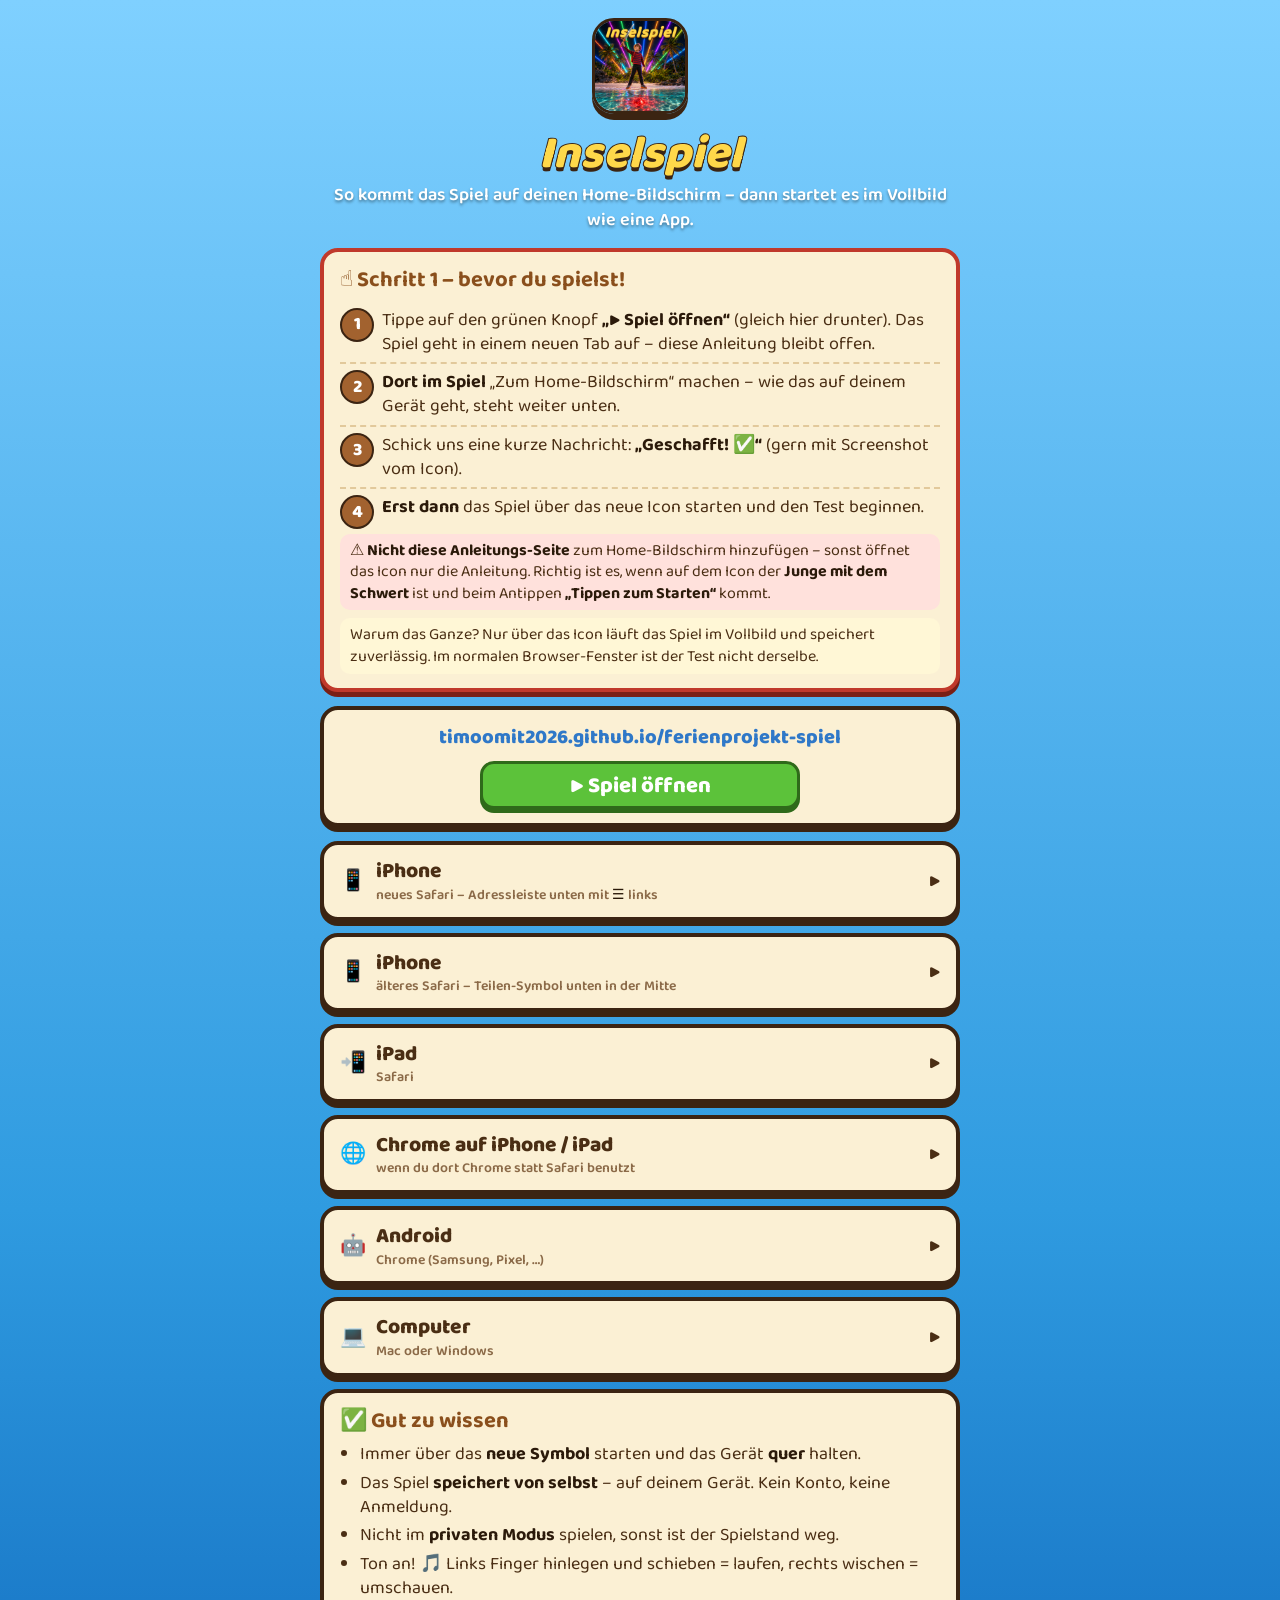
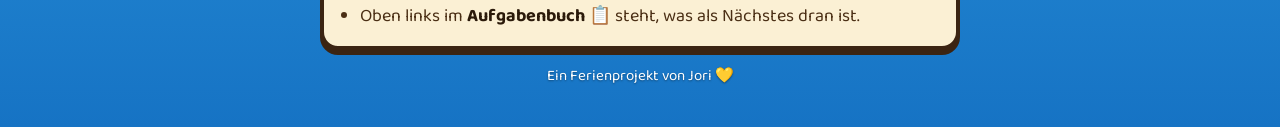
<file: anleitung.html>
<!doctype html>
<html lang="de">
<head>
<meta charset="utf-8">
<meta name="viewport" content="width=device-width, initial-scale=1, viewport-fit=cover">
<title>Inselspiel – so startest du es</title>
<link rel="icon" href="icon.png?v=4">
<link rel="preconnect" href="https://fonts.googleapis.com">
<link href="https://fonts.googleapis.com/css2?family=Baloo+2:wght@500;600;700;800&display=swap" rel="stylesheet">
<style>
  /* Anleitung: So kommt das Inselspiel auf den Home-Bildschirm */
  :root { --holz: #a2622f; --holz-rand: #3b2412; --papier: #fbf0d4; --tinte: #4a2e14; --gelb: #ffd84a; --blau: #2f78c8; }
  * { box-sizing: border-box; }
  body {
    margin: 0; padding: 18px 16px 40px; min-height: 100vh;
    font-family: "Baloo 2", "Arial Rounded MT Bold", system-ui, sans-serif; color: var(--tinte); font-size: 18px; line-height: 1.35;
    background: linear-gradient(#7fd0ff, #2f9be0 70%, #1673c4);
  }
  .seite { max-width: 640px; margin: 0 auto; }
  header { text-align: center; color: #fff; }
  header img { width: 96px; height: 96px; border-radius: 22px; border: 3px solid var(--holz-rand); box-shadow: 0 6px 0 var(--holz-rand); }
  h1 {
    margin: 10px 0 0; font-size: 46px; font-weight: 800; line-height: 1; font-style: italic; color: var(--gelb);
    -webkit-text-stroke: 2px var(--holz-rand); paint-order: stroke fill; text-shadow: 0 4px 0 var(--holz-rand);
  }
  header p { margin: 6px 0 16px; font-weight: 600; text-shadow: 0 2px 3px rgba(0,0,0,.4); }
  .karte { background: var(--papier); border: 4px solid var(--holz-rand); border-radius: 18px; padding: 14px 16px; margin: 0 0 14px; box-shadow: 0 5px 0 var(--holz-rand); }
.tipp.warnung { background: #ffe1dc; }
.karte.schritt1 { border-color: #c0392b; box-shadow: 0 5px 0 #7a1f15; }
  .link { display: block; text-align: center; font-weight: 800; font-size: 20px; color: var(--blau); word-break: break-all; text-decoration: none; }
  .knopf { display: block; margin: 10px auto 0; max-width: 320px; text-align: center; background: #5cc23a; color: #fff; font-weight: 800; font-size: 22px;
           padding: 8px 18px 5px; border-radius: 14px; border: 3px solid #2f6a1a; box-shadow: 0 4px 0 #2f6a1a; text-decoration: none; }
  h2 { margin: 0 0 6px; font-size: 22px; color: #8a4f1c; }

  /* Geräte-Auswahl */
  details { background: var(--papier); border: 4px solid var(--holz-rand); border-radius: 18px; margin: 0 0 12px; box-shadow: 0 5px 0 var(--holz-rand); overflow: hidden; }
  summary { list-style: none; cursor: pointer; padding: 12px 16px; font-weight: 800; font-size: 21px; display: flex; align-items: center; gap: 10px; }
  summary::-webkit-details-marker { display: none; }
  summary .pfeil { margin-left: auto; transition: transform .2s; font-size: 18px; }
  details[open] summary .pfeil { transform: rotate(90deg); }
  summary small { display: block; font-size: 14px; font-weight: 600; color: #8b6a48; }
  .inhalt { padding: 0 16px 14px; }
  ol { margin: 0; padding-left: 0; list-style: none; counter-reset: s; }
  ol li { counter-increment: s; position: relative; padding: 6px 0 6px 42px; border-top: 2px dashed #e2c99b; }
  ol li:first-child { border-top: none; }
  ol li::before { content: counter(s); position: absolute; left: 0; top: 6px; width: 30px; height: 30px; border-radius: 50%;
                  background: var(--holz); color: #fff; font-weight: 800; display: grid; place-items: center; border: 2px solid var(--holz-rand); }
  .symbol { display: inline-grid; place-items: center; vertical-align: middle; width: 30px; height: 30px; border-radius: 8px;
            background: #fff; border: 2px solid #c9a57a; margin: 0 2px; }
  .symbol svg { width: 20px; height: 20px; }
  b { color: #2b1a0a; }
  .tipp { font-size: 16px; background: #fff7d6; border-radius: 10px; padding: 6px 10px; margin-top: 8px; }
  ul.gut { margin: 0; padding-left: 20px; }
  ul.gut li { margin: 4px 0; }
  footer { text-align: center; color: #fff; font-size: 15px; margin-top: 16px; text-shadow: 0 1px 2px rgba(0,0,0,.4); }
</style>
</head>
<body>
<div class="seite">

  <header>
    <img src="icon.png?v=4" alt="">
    <h1>Inselspiel</h1>
    <p>So kommt das Spiel auf deinen Home-Bildschirm – dann startet es im Vollbild wie eine App.</p>
  </header>

  <div class="karte schritt1">
    <h2>☝️ Schritt 1 – bevor du spielst!</h2>
    <ol>
      <li>Tippe auf den grünen Knopf <b>„▶ Spiel öffnen“</b> (gleich hier drunter). Das Spiel geht in einem neuen Tab auf – diese Anleitung bleibt offen.</li>
      <li><b>Dort im Spiel</b> „Zum Home-Bildschirm“ machen – wie das auf deinem Gerät geht, steht weiter unten.</li>
      <li>Schick uns eine kurze Nachricht: <b>„Geschafft! ✅“</b> (gern mit Screenshot vom Icon).</li>
      <li><b>Erst dann</b> das Spiel über das neue Icon starten und den Test beginnen.</li>
    </ol>
    <div class="tipp warnung">⚠️ <b>Nicht diese Anleitungs-Seite</b> zum Home-Bildschirm hinzufügen – sonst öffnet das Icon nur die Anleitung. Richtig ist es, wenn auf dem Icon der <b>Junge mit dem Schwert</b> ist und beim Antippen <b>„Tippen zum Starten“</b> kommt.</div>
    <div class="tipp">Warum das Ganze? Nur über das Icon läuft das Spiel im Vollbild und speichert zuverlässig. Im normalen Browser-Fenster ist der Test nicht derselbe.</div>
  </div>

  <div class="karte">
    <a class="link" href="./">timoomit2026.github.io/ferienprojekt-spiel</a>
    <a class="knopf" href="./" target="_blank" rel="noopener">▶ Spiel öffnen</a>
  </div>

  <!-- iPhone, neues Safari -->
  <details>
    <summary>📱 <span>iPhone<small>neues Safari – Adressleiste unten mit <b>☰</b> links</small></span><span class="pfeil">▶</span></summary>
    <div class="inhalt">
      <ol>
        <li>Den Link in <b>Safari</b> öffnen.</li>
        <li>Unten in der Adressleiste <b>links</b> auf das Symbol mit den Strichen tippen
          <span class="symbol"><svg viewBox="0 0 20 20"><path d="M3 6h14M3 10h10M3 14h12" stroke="#333" stroke-width="2" stroke-linecap="round"/></svg></span>
          (manchmal sind es drei Punkte <b>•••</b> rechts).</li>
        <li>Auf <b>„Teilen“</b> tippen
          <span class="symbol"><svg viewBox="0 0 20 20"><path d="M10 2v11M6 6l4-4 4 4M5 9H4v9h12V9h-1" fill="none" stroke="#1a73e8" stroke-width="2" stroke-linecap="round" stroke-linejoin="round"/></svg></span>.
          Steht es nicht da: erst auf <b>„Mehr“</b>.</li>
        <li>Nach unten wischen → <b>„Zum Home-Bildschirm“</b>.</li>
        <li><b>„Als Web-App öffnen“</b> eingeschaltet lassen → <b>„Hinzufügen“</b>.</li>
      </ol>
    </div>
  </details>

  <!-- iPhone, älteres Safari -->
  <details>
    <summary>📱 <span>iPhone<small>älteres Safari – Teilen-Symbol unten in der Mitte</small></span><span class="pfeil">▶</span></summary>
    <div class="inhalt">
      <ol>
        <li>Den Link in <b>Safari</b> öffnen.</li>
        <li>Unten in der Mitte auf das <b>Teilen-Symbol</b> tippen
          <span class="symbol"><svg viewBox="0 0 20 20"><path d="M10 2v11M6 6l4-4 4 4M5 9H4v9h12V9h-1" fill="none" stroke="#1a73e8" stroke-width="2" stroke-linecap="round" stroke-linejoin="round"/></svg></span>
          (Viereck mit Pfeil nach oben).</li>
        <li>Nach unten wischen → <b>„Zum Home-Bildschirm“</b>.</li>
        <li>Oben rechts auf <b>„Hinzufügen“</b>.</li>
      </ol>
    </div>
  </details>

  <!-- iPad -->
  <details>
    <summary>📲 <span>iPad<small>Safari</small></span><span class="pfeil">▶</span></summary>
    <div class="inhalt">
      <ol>
        <li>Den Link in <b>Safari</b> öffnen.</li>
        <li><b>Oben rechts</b> neben der Adresse auf das <b>Teilen-Symbol</b>
          <span class="symbol"><svg viewBox="0 0 20 20"><path d="M10 2v11M6 6l4-4 4 4M5 9H4v9h12V9h-1" fill="none" stroke="#1a73e8" stroke-width="2" stroke-linecap="round" stroke-linejoin="round"/></svg></span>
          tippen. Nicht da? Dann auf <b>•••</b> oder <b>☰</b> neben der Adresse und dort auf <b>„Teilen“</b>.</li>
        <li>Nach unten wischen → <b>„Zum Home-Bildschirm“</b>.</li>
        <li><b>„Hinzufügen“</b> antippen.</li>
      </ol>
    </div>
  </details>

  <!-- Chrome auf iPhone/iPad -->
  <details>
    <summary>🌐 <span>Chrome auf iPhone / iPad<small>wenn du dort Chrome statt Safari benutzt</small></span><span class="pfeil">▶</span></summary>
    <div class="inhalt">
      <ol>
        <li>Den Link in <b>Chrome</b> öffnen.</li>
        <li><b>Nicht</b> die drei Punkte <b>•••</b> – sondern das <b>Teilen-Symbol</b>
          <span class="symbol"><svg viewBox="0 0 20 20"><path d="M10 2v11M6 6l4-4 4 4M5 9H4v9h12V9h-1" fill="none" stroke="#1a73e8" stroke-width="2" stroke-linecap="round" stroke-linejoin="round"/></svg></span>
          <b>rechts in der Adressleiste</b> antippen (iPhone: manchmal unten).</li>
        <li>Nach unten wischen → <b>„Zum Home-Bildschirm“</b>.</li>
        <li><b>„Hinzufügen“</b> antippen.</li>
      </ol>
      <div class="tipp">Kein „Zum Home-Bildschirm“ in der Liste? Ganz unten auf <b>„Aktionen bearbeiten …“</b> und es mit dem grünen Plus dazuholen – oder den Link einfach in <b>Safari</b> öffnen.</div>
    </div>
  </details>

  <!-- Android -->
  <details>
    <summary>🤖 <span>Android<small>Chrome (Samsung, Pixel, …)</small></span><span class="pfeil">▶</span></summary>
    <div class="inhalt">
      <ol>
        <li>Den Link in <b>Chrome</b> öffnen.</li>
        <li>Oben rechts auf die <b>drei Punkte ⋮</b> tippen.</li>
        <li><b>„Zum Startbildschirm hinzufügen“</b> wählen (manchmal heißt es <b>„App installieren“</b>).</li>
        <li><b>„Hinzufügen“</b> / <b>„Installieren“</b> bestätigen.</li>
      </ol>
      <div class="tipp">Samsung-Internet: unten rechts auf <b>☰</b> → <b>„Seite hinzufügen zu“</b> → <b>„Startbildschirm“</b>.</div>
    </div>
  </details>

  <!-- Computer -->
  <details>
    <summary>💻 <span>Computer<small>Mac oder Windows</small></span><span class="pfeil">▶</span></summary>
    <div class="inhalt">
      <p style="margin:0 0 6px">Einfach den Link im Browser öffnen – fertig.</p>
      <ul class="gut">
        <li>Laufen: <b>W A S D</b> oder <b>Pfeiltasten</b></li>
        <li>Umschauen: <b>Maus gedrückt ziehen</b></li>
        <li>Springen: <b>Leertaste</b> · Aktion: <b>E</b> · Rucksack: <b>R</b></li>
      </ul>
    </div>
  </details>

  <div class="karte">
    <h2>✅ Gut zu wissen</h2>
    <ul class="gut">
      <li>Immer über das <b>neue Symbol</b> starten und das Gerät <b>quer</b> halten.</li>
      <li>Das Spiel <b>speichert von selbst</b> – auf deinem Gerät. Kein Konto, keine Anmeldung.</li>
      <li>Nicht im <b>privaten Modus</b> spielen, sonst ist der Spielstand weg.</li>
      <li>Ton an! 🎵 Links Finger hinlegen und schieben = laufen, rechts wischen = umschauen.</li>
      <li>Oben links im <b>Aufgabenbuch 📋</b> steht, was als Nächstes dran ist.</li>
    </ul>
  </div>

  <footer>Ein Ferienprojekt von Jori 💛</footer>
</div>
</body>
</html>
</file>
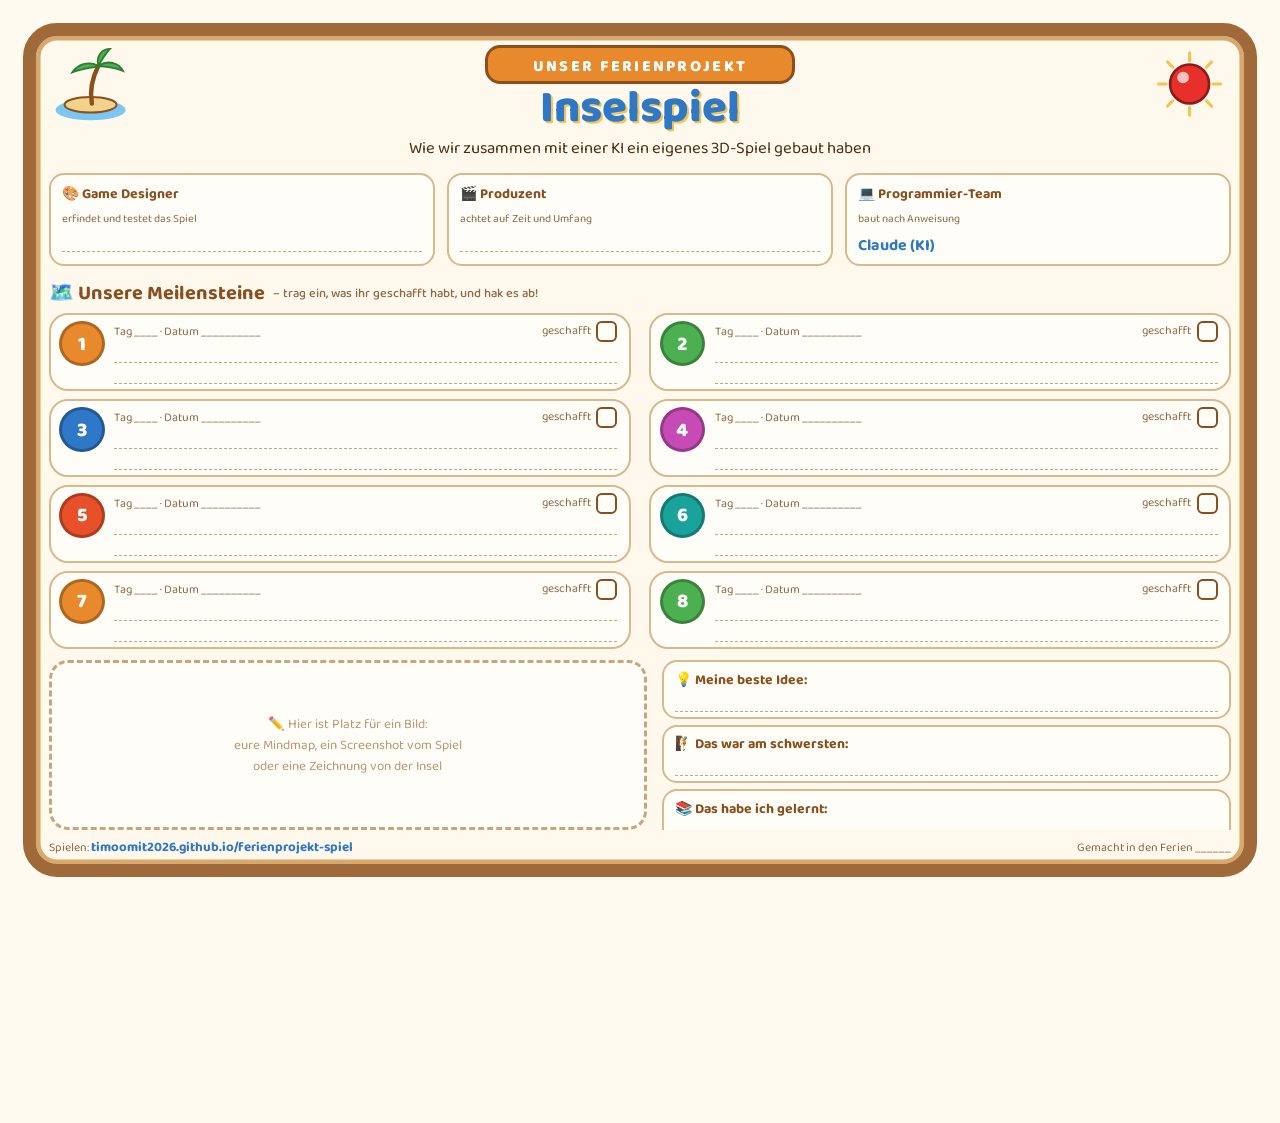
<file: docs/poster/projekt-poster.html>
<!doctype html>
<html lang="de">
<head>
<meta charset="utf-8">
<title>Inselspiel – Projekt-Poster</title>
<link rel="preconnect" href="https://fonts.googleapis.com">
<link href="https://fonts.googleapis.com/css2?family=Baloo+2:wght@500;700;800&display=swap" rel="stylesheet">
<style>
  @page { size: A4 portrait; margin: 0; }
  * { box-sizing: border-box; }
  html, body { margin: 0; padding: 0; }
  body {
    width: 210mm; height: 297mm; overflow: hidden;
    font-family: 'Baloo 2', 'Arial Rounded MT Bold', 'Trebuchet MS', sans-serif;
    color: #4a2e14; background: #fffaf0;
    -webkit-print-color-adjust: exact; print-color-adjust: exact;
  }
  .rahmen {
    position: absolute; inset: 6mm; border: 3.5mm solid #a0693a; border-radius: 9mm;
    background: #fff8ec; box-shadow: inset 0 0 0 1.2mm #d9a96b;
  }
  .innen { position: absolute; inset: 12mm 13mm 11mm; display: flex; flex-direction: column; }

  /* Kopf */
  .kopf { text-align: center; position: relative; }
  .banner {
    display: inline-block; background: #e8892c; color: #fff; padding: 1.5mm 12mm 0.5mm;
    border-radius: 4mm; border: 1mm solid #8a4f1c; font-size: 12pt; font-weight: 800; letter-spacing: 0.6mm;
  }
  h1 { margin: 0.5mm 0 0; font-size: 34pt; line-height: 1; color: #2f78c8; font-weight: 800;
       text-shadow: 0.6mm 0.6mm 0 #f6c453; }
  .unter { font-size: 12.5pt; margin-top: 1mm; }
  .insel-deko { position: absolute; top: 0; width: 22mm; height: 22mm; }
  .insel-deko.links { left: 0; } .insel-deko.rechts { right: 0; }

  /* Team */
  .team { display: grid; grid-template-columns: 1fr 1fr 1fr; gap: 3mm; margin-top: 3mm; }
  .rolle { border: 0.7mm solid #d9b88a; border-radius: 4mm; padding: 2mm 3mm; background: #fffdf7; }
  .rolle b { display: block; font-size: 10.5pt; color: #8a4f1c; }
  .rolle .was { font-size: 8.5pt; color: #8b6a48; line-height: 1.15; }
  .linie { border-bottom: 0.4mm dashed #c9a57a; height: 6mm; }
  .rolle .fest { height: 7mm; font-size: 12pt; font-weight: 700; color: #2f78c8; padding-top: 1mm; }

  /* Meilensteine */
  h2 { font-size: 15pt; margin: 3mm 0 1mm; color: #8a4f1c; display: flex; align-items: center; gap: 2mm; }
  h2 small { font-size: 9.5pt; color: #8b6a48; font-weight: 500; }
  .weg { position: relative; display: grid; grid-template-columns: 1fr 1fr; gap: 2mm 5mm; }
  .stein {
    display: grid; grid-template-columns: 12mm 1fr; gap: 2.5mm; align-items: start;
    border: 0.7mm solid #d9b88a; border-radius: 5mm; padding: 1.6mm 3mm 1.4mm 2.2mm; background: #fffdf7;
  }
  .nr {
    width: 12mm; height: 12mm; border-radius: 50%; display: grid; place-items: center;
    font-size: 15pt; font-weight: 800; color: #fff; border: 0.8mm solid rgba(0,0,0,0.25);
  }
  .stein:nth-child(6n+1) .nr { background: #e8892c; }
  .stein:nth-child(6n+2) .nr { background: #4caf50; }
  .stein:nth-child(6n+3) .nr { background: #2f78c8; }
  .stein:nth-child(6n+4) .nr { background: #c74bb5; }
  .stein:nth-child(6n+5) .nr { background: #e8502a; }
  .stein:nth-child(6n+6) .nr { background: #1aa39a; }
  .kopfzeile { display: flex; justify-content: space-between; align-items: center; font-size: 9pt; color: #8b6a48; }
  .haken { width: 5.5mm; height: 5.5mm; border: 0.7mm solid #8a4f1c; border-radius: 1.5mm; display: inline-block; vertical-align: middle; margin-left: 1mm; }
  .stein .linie { height: 5.6mm; }
  .stein .titelfeld { font-size: 8.5pt; color: #8b6a48; margin-top: 0.5mm; }

  /* unten */
  .unten { display: grid; grid-template-columns: 1.05fr 1fr; gap: 4mm; margin-top: 3mm; flex: 1; min-height: 0; overflow: hidden; }
  .bildfeld {
    border: 0.8mm dashed #c9a57a; border-radius: 5mm; display: flex; align-items: center; justify-content: center;
    text-align: center; color: #b89670; font-size: 10pt; padding: 3mm; background: #fffdf7; min-height: 0;
  }
  .fragen { display: flex; flex-direction: column; justify-content: space-between; gap: 1.5mm; min-height: 0; }
  .frage { border: 0.7mm solid #d9b88a; border-radius: 4mm; padding: 1.3mm 3mm; background: #fffdf7; }
  .frage b { font-size: 10.5pt; color: #8a4f1c; }
  .frage .linie { height: 5.2mm; }
  .sterne { font-size: 15pt; letter-spacing: 1.5mm; color: #e6b84a; }

  .fuss { margin-top: 2mm; flex: none; display: flex; justify-content: space-between; align-items: center; font-size: 9pt; color: #8b6a48; }
  .fuss .link { font-weight: 700; color: #2f78c8; font-size: 10pt; }
</style>
</head>
<body>
<div class="rahmen"></div>
<div class="innen">

  <div class="kopf">
    <svg class="insel-deko links" viewBox="0 0 64 64" aria-hidden="true">
      <ellipse cx="32" cy="50" rx="27" ry="8" fill="#7cc6f2"/><ellipse cx="32" cy="46" rx="20" ry="6" fill="#f3d38b" stroke="#8a4f1c" stroke-width="1.5"/>
      <path d="M33 45 C31 34 34 24 38 16" stroke="#8a4f1c" stroke-width="3.4" fill="none" stroke-linecap="round"/>
      <path d="M38 16 C30 12 22 15 18 21 C26 18 32 18 38 16 Z M38 16 C46 11 54 14 57 20 C50 17 44 17 38 16 Z M38 16 C36 8 41 3 47 3 C43 7 41 11 38 16 Z" fill="#4caf50" stroke="#2e7d32" stroke-width="1.4"/>
    </svg>
    <svg class="insel-deko rechts" viewBox="0 0 64 64" aria-hidden="true">
      <circle cx="32" cy="30" r="15" fill="#e8302a" stroke="#8a1a14" stroke-width="2"/>
      <circle cx="27" cy="25" r="4.5" fill="#fff" opacity="0.7"/>
      <g stroke="#f6c453" stroke-width="2.4" stroke-linecap="round"><path d="M32 6v6M32 48v6M8 30h6M50 30h6M15 13l4 4M45 43l4 4M49 13l-4 4M19 43l-4 4"/></g>
    </svg>
    <div class="banner">UNSER FERIENPROJEKT</div>
    <h1>Inselspiel</h1>
    <div class="unter">Wie wir zusammen mit einer KI ein eigenes 3D-Spiel gebaut haben</div>
  </div>

  <div class="team">
    <div class="rolle"><b>🎨 Game Designer</b><span class="was">erfindet und testet das Spiel</span><div class="linie"></div></div>
    <div class="rolle"><b>🎬 Produzent</b><span class="was">achtet auf Zeit und Umfang</span><div class="linie"></div></div>
    <div class="rolle"><b>💻 Programmier-Team</b><span class="was">baut nach Anweisung</span><div class="fest">Claude (KI)</div></div>
  </div>

  <h2>🗺️ Unsere Meilensteine <small>– trag ein, was ihr geschafft habt, und hak es ab!</small></h2>
  <div class="weg">
    <div class="stein"><div class="nr">1</div><div><div class="kopfzeile"><span>Tag ____ · Datum __________</span><span>geschafft <i class="haken"></i></span></div><div class="linie"></div><div class="linie"></div></div></div>
    <div class="stein"><div class="nr">2</div><div><div class="kopfzeile"><span>Tag ____ · Datum __________</span><span>geschafft <i class="haken"></i></span></div><div class="linie"></div><div class="linie"></div></div></div>
    <div class="stein"><div class="nr">3</div><div><div class="kopfzeile"><span>Tag ____ · Datum __________</span><span>geschafft <i class="haken"></i></span></div><div class="linie"></div><div class="linie"></div></div></div>
    <div class="stein"><div class="nr">4</div><div><div class="kopfzeile"><span>Tag ____ · Datum __________</span><span>geschafft <i class="haken"></i></span></div><div class="linie"></div><div class="linie"></div></div></div>
    <div class="stein"><div class="nr">5</div><div><div class="kopfzeile"><span>Tag ____ · Datum __________</span><span>geschafft <i class="haken"></i></span></div><div class="linie"></div><div class="linie"></div></div></div>
    <div class="stein"><div class="nr">6</div><div><div class="kopfzeile"><span>Tag ____ · Datum __________</span><span>geschafft <i class="haken"></i></span></div><div class="linie"></div><div class="linie"></div></div></div>
    <div class="stein"><div class="nr">7</div><div><div class="kopfzeile"><span>Tag ____ · Datum __________</span><span>geschafft <i class="haken"></i></span></div><div class="linie"></div><div class="linie"></div></div></div>
    <div class="stein"><div class="nr">8</div><div><div class="kopfzeile"><span>Tag ____ · Datum __________</span><span>geschafft <i class="haken"></i></span></div><div class="linie"></div><div class="linie"></div></div></div>
  </div>

  <div class="unten">
    <div class="bildfeld">✏️ Hier ist Platz für ein Bild:<br>eure Mindmap, ein Screenshot vom Spiel<br>oder eine Zeichnung von der Insel</div>
    <div class="fragen">
      <div class="frage"><b>💡 Meine beste Idee:</b><div class="linie"></div></div>
      <div class="frage"><b>🧗 Das war am schwersten:</b><div class="linie"></div></div>
      <div class="frage"><b>📚 Das habe ich gelernt:</b><div class="linie"></div></div>
      <div class="frage"><b>🤖 Das hat die KI gemacht – das habe ICH gemacht:</b><div class="linie"></div></div>
      <div class="frage"><b>⭐ So gut finden wir unser Spiel:</b> <span class="sterne">☆☆☆☆☆</span></div>
    </div>
  </div>

  <div class="fuss">
    <span>Spielen: <span class="link">timoomit2026.github.io/ferienprojekt-spiel</span></span>
    <span>Gemacht in den Ferien ______</span>
  </div>
</div>
</body>
</html>
</file>
